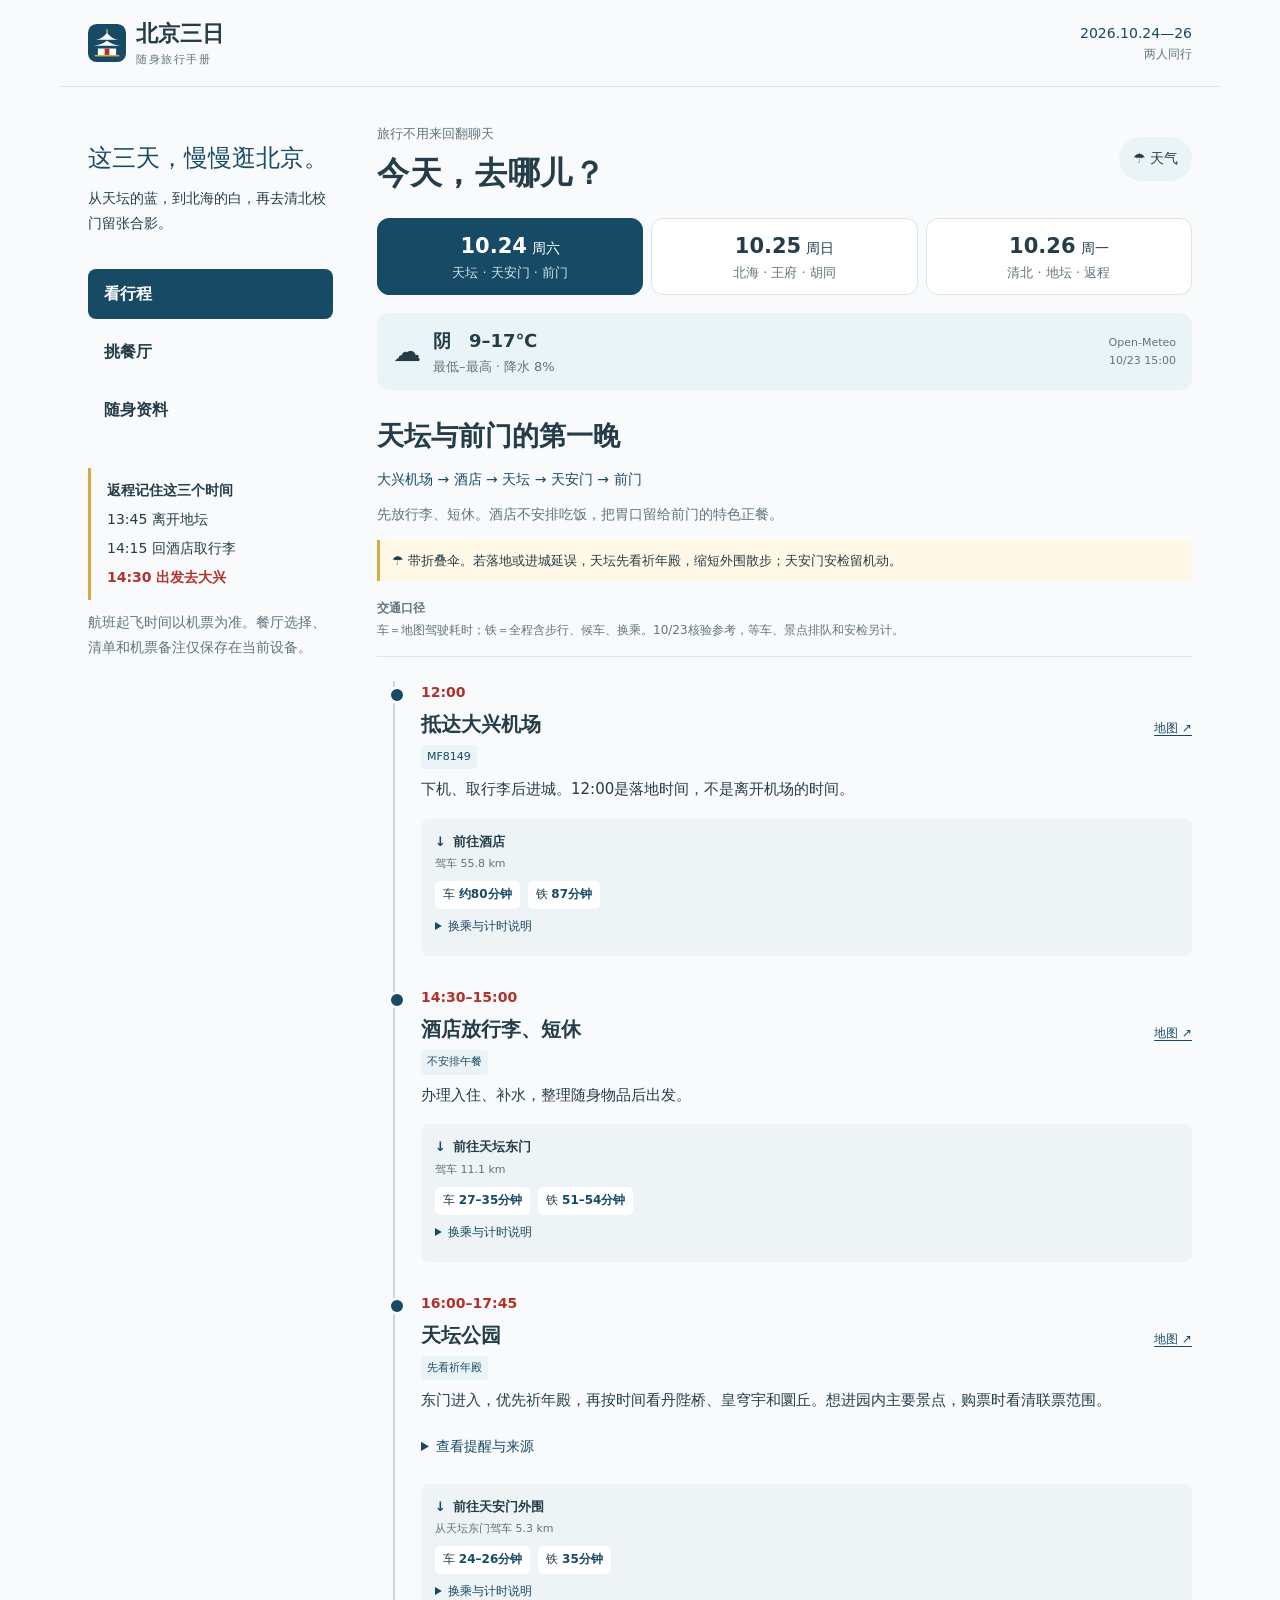
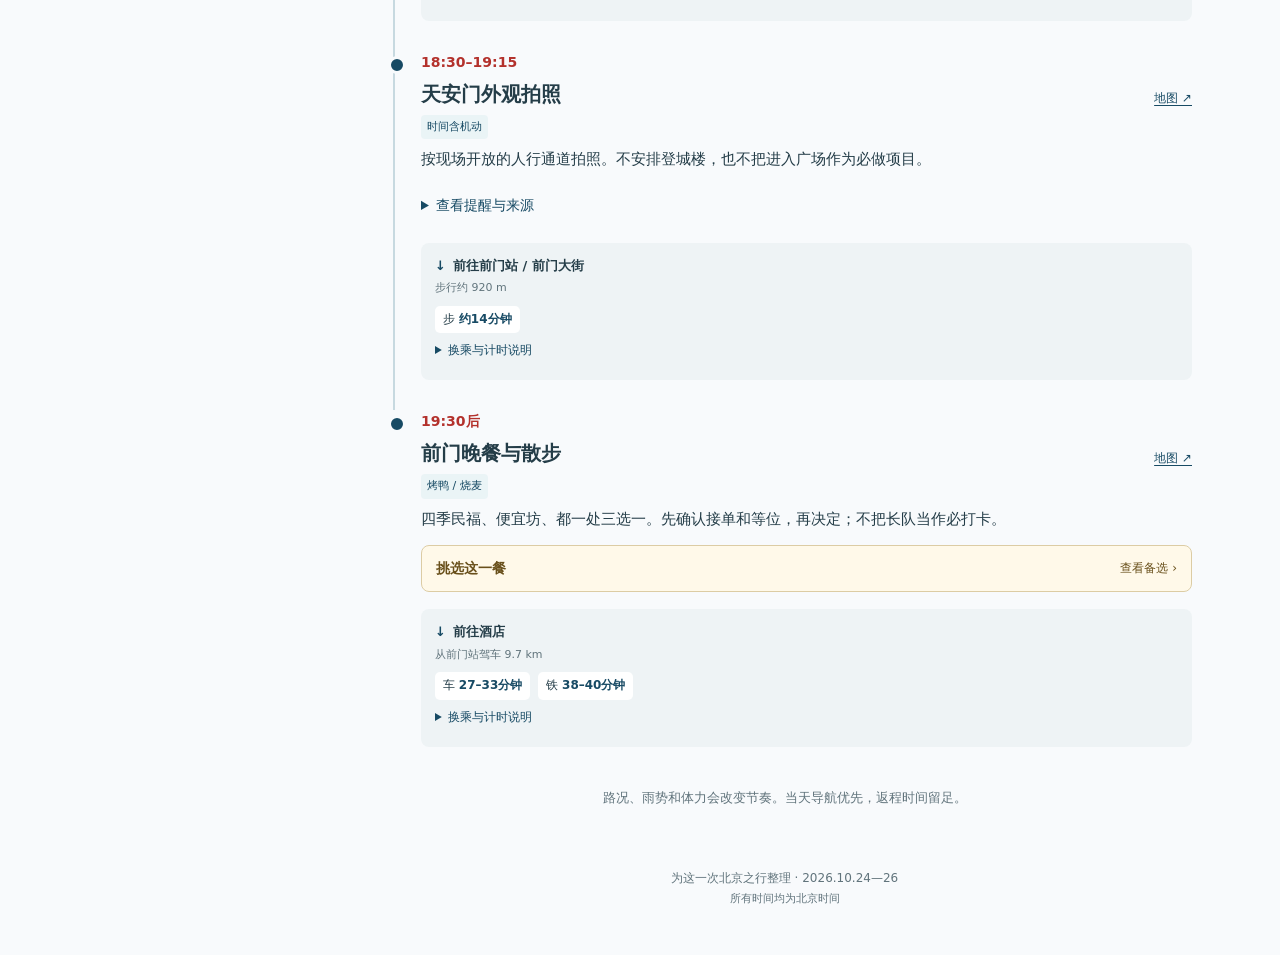
<file: index.html>
<!doctype html>
<html lang="zh-CN">
<head>
<meta charset="utf-8"><meta name="viewport" content="width=device-width,initial-scale=1,viewport-fit=cover">
<meta name="theme-color" content="#174a64"><meta name="description" content="10月24日至26日北京三日随身手册：行程、核验交通、美食评价、天气、导航与返程提醒。">
<meta name="robots" content="noindex,nofollow"><link rel="manifest" href="./manifest.webmanifest">
<link rel="icon" href="./icon.svg" type="image/svg+xml">
<title>北京三日 · 随身旅行手册</title><link rel="stylesheet" href="./style.css">
<script src="./trip-data.js" defer></script><script src="./app.js" defer></script>
</head>
<body>
<a href="#main" class="skip">跳到内容</a>
<header class="masthead"><div class="brand"><img src="./icon.svg" width="36" height="36" alt=""><span>北京三日<small>随身旅行手册</small></span></div><div class="trip-dates">2026.10.24—26<span>两人同行</span></div></header>
<div class="page-shell">
<aside class="desktop-side"><p class="side-title">这三天，慢慢逛北京。</p><p>从天坛的蓝，到北海的白，再去清北校门留张合影。</p><nav aria-label="网页栏目"><button data-view="itinerary" class="active">看行程</button><button data-view="food">挑餐厅</button><button data-view="kit">随身资料</button></nav><div class="side-note"><strong>返程记住这三个时间</strong><span>13:45 离开地坛</span><span>14:15 回酒店取行李</span><b>14:30 出发去大兴</b></div><p class="fine">航班起飞时间以机票为准。餐厅选择、清单和机票备注仅保存在当前设备。</p></aside>
<main id="main">
<section id="view-itinerary" class="view" aria-label="三日行程">
<div class="intro"><div><p class="eyebrow">旅行不用来回翻聊天</p><h1>今天，去哪儿？</h1></div><button class="icon-button" id="weather-jump" aria-label="查看天气详情">☂ 天气</button></div>
<div id="day-tabs" class="day-tabs" role="tablist" aria-label="选择日期"></div>
<div class="weather-strip" id="day-weather" aria-live="polite"></div>
<div class="day-heading" id="day-heading"></div>
<div class="transport-legend"><strong>交通口径</strong><p>车＝地图驾驶耗时；铁＝全程含步行、候车、换乘。10/23核验参考，等车、景点排队和安检另计。</p></div>
<div id="timeline" class="timeline"></div>
<div class="end-note">路况、雨势和体力会改变节奏。当天导航优先，返程时间留足。</div>
</section>
<section id="view-food" class="view" aria-label="美食备选" hidden>
<div class="intro"><div><p class="eyebrow">每餐挑一家就好</p><h1>北京，吃点特色。</h1></div><span class="stamp">两人预算</span></div>
<p class="section-desc">优先特色正餐；每顿留三个方案。点“这顿选它”可记在手机上，不代表预约或下单。</p>
<div id="meal-tabs" class="chip-row" role="tablist" aria-label="选择餐次"></div>
<div id="meal-content"></div>
<details class="plain-details review-method"><summary>这些网上评价怎么看？</summary><p id="review-method"></p><p>预算为两人合计预留，不含酒水，不是店方套餐报价。评分来自携程/Trip.com页面，页上条数不等于本次读取数；不按评分机械排序。</p></details>
<div class="subsection" id="extras"><h2>早餐、小吃和机场餐</h2><p>小吃两人分着尝，给正餐留胃口。机场先完成安检，再按登机口挑。</p><div id="extra-food"></div></div>
</section>
<section id="view-kit" class="view" aria-label="随身资料" hidden>
<div class="intro"><div><p class="eyebrow">临出门看一眼</p><h1>随身备忘。</h1></div></div>
<section class="weather-panel" id="weather-panel"><div class="section-title"><h2>北京天气</h2><button id="refresh-weather" class="small-button">刷新天气</button></div><p id="weather-status" role="status"></p><div id="weather-days" class="weather-days"></div><p id="current-weather" class="fine"></p><p class="weather-tip">长袖＋可脱的保暖中层＋防风外套，舒适防滑鞋。雨天带折叠伞；夜间最低温不代表白天游览温度。</p><p class="fine">页面联网时尝试刷新，失败会保留注明时间的已知预报。</p><div class="weather-links"><a href="https://www.weather.com.cn/weather/101010100.shtml" target="_blank" rel="noopener">中国天气网 · 最新预报</a><a href="https://open-meteo.com/" target="_blank" rel="noopener">Open-Meteo 数据来源</a></div><details class="plain-details"><summary>中国天气网10/23查询摘录</summary><p>10/24 多云转小雨，11–17℃；10/25 小雨，10–13℃；10/26 多云转晴，1–18℃。不同预报源存在差异，夜间最低温尤其明显，临出门再查看原站；此摘录不会自动刷新。</p></details></section>
<section class="hotel-panel"><h2>回到酒店</h2><h3>北京东直门左家庄地铁站<br>亚朵S酒店</h3><p>北京市朝阳区香河园路左家庄15号</p><p class="fine">附近地铁：17号线左家庄站。导航时核对完整店名。</p><div class="button-row"><a id="hotel-map" class="primary-button" target="_blank" rel="noopener">打开地图</a><button id="copy-hotel" class="outline-button">复制酒店地址</button></div></section>
<section class="flight-panel"><h2>航班与取行李</h2><div class="flight-line"><span>10月24日 抵京</span><strong>MF8149</strong><b>12:00 到达大兴</b></div><div class="flight-line"><span>10月26日 返程</span><strong>MU5190</strong><b>起飞时间请核对机票</b></div><p>当前计划：13:45离开地坛 → 14:15回酒店 → 14:30出发 → 16:00–16:30到大兴。</p><p class="warning-text">此安排按此前18:30参考起飞时间倒排，尚未获得机票确认。若订单更早，请把下午安排整体前移，必要时取消地坛。</p><label class="flight-edit">把机票上的时间记在这里<input id="flight-note" maxlength="100" placeholder="例如：18:30起飞，已核对订单"><span>仅本机保存；填写后不会自动改动行程。</span></label></section>
<section class="prep-panel"><h2>出门清单</h2><div id="checklist"></div><details class="plain-details"><summary>预约与开放时间</summary><ul><li>恭王府：按官方渠道预约10/25对应时段，尚未代订。<a href="https://mall.pgm.org.cn/" target="_blank" rel="noopener">官方购票</a></li><li>天坛：想参观祈年殿等主要景点，留意联票范围和17:30止入时间。<a href="https://www.tiantanpark.cn/en/open_page.html" target="_blank" rel="noopener">开放时间</a></li><li>天安门：外围通行仍需安检，进广场另按预约规则办理，服从现场管控。<a href="https://tamgw.beijing.gov.cn/" target="_blank" rel="noopener">官方入口</a></li><li>清华、北大：本次仅西门外拍照，未安排入校。</li></ul></details></section>
<section class="gallery"><h2>两张攻略图，随手存好</h2><p>长图可点开放大。路线图保留此前版本；第二天提早到9:30逛北海、最新餐次时间，以网页时间线为准。</p><div class="image-grid"><figure><a href="./assets/trip-map.png" target="_blank"><img src="./assets/trip-map.png" loading="lazy" alt="三日路线与交通复核长图，文字行程使用更新后的用餐时间"></a><figcaption>三日路线与交通 <a href="./assets/trip-map.png" download="北京三日路线图.png">保存原图</a></figcaption></figure><figure><a href="./assets/food-map.png" target="_blank"><img src="./assets/food-map.png" loading="lazy" alt="三日美食备选与评价长图"></a><figcaption>美食备选与评价 <a href="./assets/food-map.png" download="北京三日美食图.png">保存原图</a></figcaption></figure></div></section>
<section class="source-panel"><h2>资料与来源</h2><p>行程按截至10/23的已确认安排整理。交通为百度地图当日查询；公开餐厅评论含旧评，不能代表当天营业、出品或排队。</p><div class="source-links"><a href="./assets/food-reviews.txt" target="_blank">完整餐厅评价与原链接</a><a href="./assets/transport-reference.txt" target="_blank">交通核验原始笔记</a><a href="./assets/day2-reference.txt" target="_blank">取消中山后的交通补充</a></div><p class="fine">图像为AI绘制的示意图，路线不按比例；网页文字优先。</p></section>
<section class="save-panel"><h2>手机怎么留着看</h2><p>在手机浏览器打开本网址，收藏或添加到主屏幕即可。网页首次联网打开后，会尝试保存文字和已浏览图片供离线查看。</p><p id="offline-status" class="fine">离线资料准备中；地图、原始评价和天气刷新仍需联网。</p><div class="button-row"><button id="share-page" class="outline-button">分享 / 复制网址</button><a class="outline-button" href="./offline.html" download="北京三日随身手册.html">下载离线版</a><button id="print-page" class="text-button">打印 / 存为PDF</button></div></section>
</section>
<footer>为这一次北京之行整理 · 2026.10.24—26<br><span>所有时间均为北京时间</span></footer>
</main></div>
<nav class="bottom-nav" aria-label="手机栏目"><button data-view="itinerary" class="active"><span>⌁</span>行程</button><button data-view="food"><span>♨</span>美食</button><button data-view="kit"><span>▤</span>随身</button></nav>
<div id="toast" role="status" class="toast"></div>
<noscript><div class="noscript">请启用JavaScript以切换日期和查看餐厅。也可直接下载 <a href="./assets/trip-map.png">路线图</a>、<a href="./assets/food-map.png">美食图</a> 和 <a href="./assets/food-reviews.txt">评价笔记</a>。</div></noscript>
</body></html>
</file>
<file: style.css>
:root{--ink:#243d48;--blue:#174a64;--muted:#61747c;--red:#b3312c;--gold:#d7aa44;--water:#eaf4f6;--line:#dbe5e8;--paper:#f8fafc;--white:#fff;--radius:16px;font-family:"PingFang SC","Microsoft YaHei",system-ui,sans-serif;color:var(--ink);background:var(--paper);font-size:16px;line-height:1.65;--safe:env(safe-area-inset-bottom,0px)}
*{box-sizing:border-box}body{margin:0}button,input{font:inherit}button,a{-webkit-tap-highlight-color:transparent}button{cursor:pointer}a{color:var(--blue);text-underline-offset:3px}button{border:0;background:none;color:inherit}button:focus-visible,a:focus-visible,input:focus-visible,summary:focus-visible{outline:3px solid var(--gold);outline-offset:3px}button:disabled{opacity:.6;cursor:wait}h1,h2,h3,p{margin:0}h1{font-family:"Songti SC","SimSun",serif;font-size:32px;line-height:1.3;letter-spacing:.02em}h2{font-size:21px;line-height:1.4}h3{font-size:18px}p{margin-top:10px}small,.fine{font-size:13px;color:var(--muted)}[hidden]{display:none!important}.skip{position:absolute;left:8px;top:-80px;z-index:20;padding:10px;background:white}.skip:focus{top:8px}.masthead{display:flex;align-items:center;justify-content:space-between;max-width:1160px;margin:auto;padding:20px 28px;border-bottom:1px solid var(--line)}.brand{display:flex;gap:10px;align-items:center;font-size:22px;font-weight:750;line-height:1.25}.brand img{width:38px;height:38px}.brand small{display:block;font-size:11px;letter-spacing:.14em;font-weight:400;margin-top:5px}.trip-dates{font-size:14px;text-align:right;color:var(--blue)}.trip-dates span{display:block;font-size:12px;color:var(--muted)}.page-shell{max-width:1160px;margin:auto;display:grid;grid-template-columns:245px minmax(0,1fr);gap:44px;padding:36px 28px}.desktop-side{position:sticky;top:25px;align-self:start;padding-top:7px}.side-title{font-family:"Songti SC","SimSun",serif;font-size:24px;color:var(--blue);line-height:1.5}.desktop-side>p:not(.side-title){font-size:14px;line-height:1.8}.desktop-side nav{display:grid;gap:8px;margin:32px 0}.desktop-side nav button{padding:12px 16px;text-align:left;border-radius:8px;font-weight:650}.desktop-side nav button.active{background:var(--blue);color:white}.side-note{border-left:3px solid var(--gold);padding:5px 0 5px 16px;font-size:14px}.side-note strong,.side-note span,.side-note b{display:block;margin:6px 0}.side-note b{color:var(--red)}main{min-width:0}.intro{display:flex;justify-content:space-between;align-items:center;gap:12px;margin-bottom:24px}.eyebrow{font-size:13px;color:var(--muted);margin:0 0 8px}.icon-button{font-size:14px;background:var(--water);padding:10px 14px;border-radius:22px;white-space:nowrap;min-height:44px}.day-tabs{display:grid;grid-template-columns:repeat(3,1fr);gap:8px;margin-bottom:18px}.day-tab{padding:12px 6px;background:white;border:1px solid var(--line);border-radius:12px;font-size:14px;text-align:center;line-height:1.5}.day-tab strong{font-size:21px;margin-right:5px}.day-tab small{display:block}.day-tab.active{background:var(--blue);color:white;border-color:var(--blue)}.day-tab.active small{color:#cde2ed}.weather-strip{background:var(--water);border-radius:12px;padding:13px 16px;display:flex;align-items:center;gap:12px;font-size:14px}.weather-strip .weather-symbol{font-size:28px;line-height:1}.weather-strip strong{font-size:18px}.weather-strip .weather-meta{margin-left:auto;color:var(--muted);font-size:11px;text-align:right;max-width:110px}.day-heading{margin:28px 0 18px}.day-heading h2{font-family:"Songti SC","SimSun",serif;font-size:27px}.route{font-size:14px;color:var(--blue);line-height:1.9}.day-tip{font-size:14px;color:var(--muted)}.rain-tip{margin-top:14px;font-size:13px;background:#fff8e6;border-left:3px solid var(--gold);padding:10px 12px}.transport-legend{font-size:12px;margin:18px 0 24px;padding-bottom:15px;border-bottom:1px solid var(--line);color:var(--muted)}.transport-legend p{margin:2px 0 0}.timeline{padding-left:16px}.event{position:relative;border-left:2px solid #c7d9e0;padding:0 0 30px 26px}.event:last-child{border-color:transparent}.event:before{content:"";position:absolute;left:-7px;top:5px;width:12px;height:12px;border-radius:50%;background:var(--blue);border:3px solid var(--paper)}.event-time{font-size:14px;font-weight:750;color:var(--red);margin-bottom:5px}.event-head{display:flex;align-items:flex-start;gap:10px;justify-content:space-between}.event h3{font-size:20px;line-height:1.5}.event .tag{font-size:11px;color:var(--blue);background:var(--water);border-radius:4px;padding:3px 6px;display:inline-block;vertical-align:middle;margin-top:6px}.event-desc{font-size:15px;margin-top:8px}.map-link{font-size:12px;white-space:nowrap;padding:8px 0 8px 8px;min-height:40px;display:inline-flex;align-items:center;flex-shrink:0}.plain-details{font-size:14px;margin-top:14px}.plain-details summary{cursor:pointer;color:var(--blue);font-weight:550;min-height:40px;padding:8px 0}.plain-details p{color:var(--muted);font-size:14px;margin-top:7px}.plain-details ul{padding-left:20px}.plain-details li{margin-bottom:12px}.transfer{margin-top:17px;padding:12px 14px;background:#eef3f5;border-radius:8px;font-size:13px}.transfer .destination{font-weight:650;display:flex;align-items:center;gap:7px}.transfer .destination:before{content:"↓";color:var(--blue)}.distance{font-size:11px;color:var(--muted);margin-top:3px}.modes{display:flex;gap:8px;flex-wrap:wrap;margin-top:8px}.mode{background:#fff;padding:4px 8px;border-radius:5px;font-size:12px}.mode b{font-weight:700;color:var(--blue)}.transfer .plain-details{margin-top:5px}.transfer .plain-details summary{font-size:12px;padding:3px 0;min-height:30px}.transfer .plain-details p{font-size:12px}.meal-button{display:flex;gap:8px;align-items:center;justify-content:space-between;width:100%;text-align:left;margin-top:14px;padding:11px 14px;border:1px solid #dccca4;background:#fff9e9;border-radius:8px;font-size:14px;color:#69501b}.meal-button span{font-size:12px}.end-note{font-size:13px;color:var(--muted);text-align:center;margin:10px 0 25px}.bottom-nav{display:none}footer{text-align:center;font-size:12px;color:var(--muted);padding:36px 0 10px}footer span{font-size:11px}.section-desc{font-size:14px;color:var(--muted);margin:0 0 22px}.stamp{font-size:12px;white-space:nowrap;color:var(--red);border:1px solid #cc8581;transform:rotate(-5deg);padding:5px 8px;border-radius:4px}.chip-row{display:flex;gap:8px;overflow-x:auto;padding:3px 0 14px;scrollbar-width:thin}.chip{flex:0 0 auto;padding:8px 12px;min-height:42px;border:1px solid var(--line);border-radius:24px;background:white;font-size:13px}.chip.active{background:var(--blue);color:white;border-color:var(--blue)}.meal-intro{margin:10px 0 20px}.meal-intro p{font-size:14px;color:var(--muted);margin-top:6px}.restaurant{position:relative;background:white;border:1px solid var(--line);border-radius:14px;padding:20px;margin-bottom:16px}.restaurant.chosen{border:2px solid var(--blue);padding:19px}.restaurant-top{display:flex;gap:10px;align-items:flex-start;justify-content:space-between}.restaurant h3{line-height:1.6;font-size:19px}.budget{text-align:right;font-size:20px;color:var(--red);font-weight:750;white-space:nowrap}.budget small{display:block;font-weight:400;font-size:10px}.restaurant-address{font-size:12px;color:var(--muted);margin-top:8px}.rating{font-size:12px;background:var(--paper);padding:7px 10px;margin-top:12px;border-radius:5px;color:var(--muted)}.review-lines{font-size:14px;line-height:1.75}.review-lines p{padding-left:34px;position:relative;margin-top:12px}.review-lines b{position:absolute;left:0;font-size:12px;margin-top:2px;color:var(--blue)}.review-lines .caution b{color:var(--red)}.order{background:#f6f7ed;font-size:13px;padding:10px 12px;border-radius:6px;margin-top:14px}.restaurant .button-row{justify-content:space-between;flex-wrap:wrap;margin-top:16px}.choose-button{background:var(--blue);color:white;padding:9px 14px;border-radius:7px;font-size:13px;min-height:42px}.chosen .choose-button{background:#e1edf1;color:var(--blue)}.review-link{font-size:12px;padding:8px 0}.review-method{padding:4px 14px 10px;border:1px solid var(--line);border-radius:10px}.subsection{margin-top:36px}.subsection>p{font-size:14px;color:var(--muted)}.extra-group{margin-top:20px}.extra-group h3{font-size:16px;color:var(--blue);margin-bottom:8px}.extra-food{padding:14px 0;border-bottom:1px solid var(--line);font-size:14px}.extra-food summary{cursor:pointer;font-weight:650;min-height:34px}.extra-food p{font-size:13px;color:var(--muted)}.extra-food a{font-size:12px}.section-title{display:flex;justify-content:space-between;align-items:center;gap:12px}.small-button{font-size:12px;padding:9px 12px;background:white;border:1px solid #bed2dc;border-radius:6px;min-height:40px}.weather-panel{background:var(--water);padding:22px;border-radius:16px;margin-bottom:22px}.weather-panel #weather-status{font-size:12px;color:var(--muted);min-height:21px}.weather-days{display:grid;grid-template-columns:repeat(3,minmax(0,1fr));gap:10px;margin:18px 0 10px}.weather-day{padding:12px 8px;text-align:center;border-radius:8px;background:rgba(255,255,255,.8);font-size:12px}.weather-day .symbol{font-size:28px;display:block;margin:8px 0}.weather-day strong{font-size:20px;display:block;color:var(--blue);margin:5px 0}.weather-day .low{color:var(--muted);font-size:14px}.weather-day .rain{font-size:11px;margin-top:6px;color:var(--muted)}.weather-tip{font-size:14px}.weather-links{display:flex;gap:14px;flex-wrap:wrap;font-size:12px;margin:16px 0}.hotel-panel,.flight-panel,.prep-panel,.gallery,.source-panel,.save-panel{padding:26px 0;border-bottom:1px solid var(--line)}.hotel-panel h3{margin-top:12px;color:var(--blue);font-size:22px;line-height:1.6}.hotel-panel p{font-size:14px}.button-row{display:flex;align-items:center;gap:12px;margin-top:18px}.primary-button,.outline-button,.text-button{font-size:14px;padding:11px 16px;border-radius:8px;display:inline-block;min-height:44px;text-decoration:none}.primary-button{background:var(--blue);color:white}.outline-button{border:1px solid #b4c6cf;background:white;color:var(--blue)}.text-button{color:var(--blue)}.flight-line{display:flex;align-items:center;gap:14px;flex-wrap:wrap;margin-top:16px;padding-bottom:14px;border-bottom:1px dashed var(--line);font-size:14px}.flight-line strong{font-size:19px;color:var(--blue)}.flight-line b{font-size:13px}.flight-panel>p{font-size:14px}.warning-text{background:#fff4db;padding:12px;border-radius:6px;color:#705621}.flight-edit{display:block;font-size:13px;margin-top:18px}.flight-edit input{display:block;width:100%;margin-top:8px;border:1px solid #beced5;background:white;padding:11px 12px;border-radius:7px;font-size:16px;color:var(--ink)}.flight-edit span{font-size:11px;color:var(--muted)}#checklist{margin-top:15px}.check-item{display:flex;gap:12px;align-items:center;padding:10px 0;font-size:14px;cursor:pointer}.check-item input{width:19px;height:19px;accent-color:var(--blue);flex-shrink:0}.check-item input:checked+span{text-decoration:line-through;color:var(--muted)}.gallery>p,.source-panel>p,.save-panel>p{font-size:14px;color:var(--muted)}.image-grid{display:grid;grid-template-columns:1fr 1fr;gap:16px;margin-top:18px}.image-grid figure{margin:0;min-width:0}.image-grid img{width:100%;height:260px;object-fit:cover;object-position:top;border-radius:8px;border:1px solid var(--line);display:block}.image-grid figcaption{font-size:12px;margin-top:8px}.image-grid figcaption a{display:block;padding:5px 0}.source-links{display:grid;gap:10px;margin-top:16px;font-size:14px}.toast{position:fixed;bottom:100px;left:50%;transform:translateX(-50%);background:var(--blue);color:white;padding:12px 20px;border-radius:10px;z-index:50;max-width:90vw;width:max-content;font-size:14px;box-shadow:0 3px 20px #16384c22;opacity:0;pointer-events:none;transition:opacity .2s}.toast.visible{opacity:1}.noscript{padding:25px;background:white;color:var(--red)}
@media(max-width:800px){.masthead{padding:17px 20px}.brand{font-size:20px}.page-shell{display:block;padding:25px 20px 80px;max-width:640px}.desktop-side{display:none}.bottom-nav{display:flex;position:fixed;bottom:0;left:0;right:0;z-index:10;padding:7px 20px calc(7px + var(--safe));background:rgba(255,255,255,.97);border-top:1px solid var(--line);justify-content:space-around}.bottom-nav button{display:flex;flex-direction:column;align-items:center;font-size:12px;line-height:1.5;width:31%;color:#75858d;min-height:48px;border-radius:10px}.bottom-nav button span{font-size:22px;line-height:1.4}.bottom-nav button.active{background:var(--water);color:var(--blue);font-weight:700}.intro{margin-bottom:20px}h1{font-size:31px}.day-tabs{gap:7px}.day-tab{padding:10px 5px}.day-tab strong{font-size:20px}.day-tab small{font-size:11px}.weather-strip{padding:12px}.weather-strip .weather-meta{max-width:92px;font-size:10px}.weather-strip strong{font-size:16px}.weather-strip .weather-symbol{font-size:25px}.day-heading{margin-top:24px}.day-heading h2{font-size:26px}.timeline{padding-left:7px}.event{padding-left:20px}.event h3{font-size:19px}.event-desc{font-size:14px}.restaurant{padding:17px}.restaurant.chosen{padding:16px}.restaurant h3{font-size:18px}.budget{font-size:18px}.weather-panel{padding:17px}.weather-days{gap:7px}.weather-day{padding:10px 4px}.weather-day strong{font-size:19px}.image-grid{gap:12px}.image-grid img{height:220px}.stamp{font-size:11px}.flight-line{gap:9px}.flight-line span{width:100%}.hotel-panel h3{font-size:21px}.button-row{gap:8px;flex-wrap:wrap}}
@media(max-width:370px){.page-shell{padding-left:14px;padding-right:14px}.masthead{padding-left:14px;padding-right:14px}.weather-strip{gap:8px}.weather-strip .weather-meta{display:none}h1{font-size:28px}.restaurant-top{display:block}.budget{text-align:left;margin-top:6px}.budget small{display:inline;margin-left:7px}.day-tab strong{font-size:18px}.event-head{gap:6px}.map-link{font-size:11px}}
@media(prefers-reduced-motion:reduce){*{scroll-behavior:auto!important;transition:none!important}}
@media print{.masthead{padding:0 0 15px}.page-shell{display:block;padding:20px 0}.desktop-side,.bottom-nav,.icon-button,.day-tabs,.chip-row,button,.save-panel,.image-grid,.skip{display:none!important}.view{display:block!important}.view[hidden]{display:block!important}.event,.restaurant{break-inside:avoid}body{background:white}#view-food,#view-kit{break-before:page}.plain-details>*,details>div{display:block}footer{display:none}}
</file>
